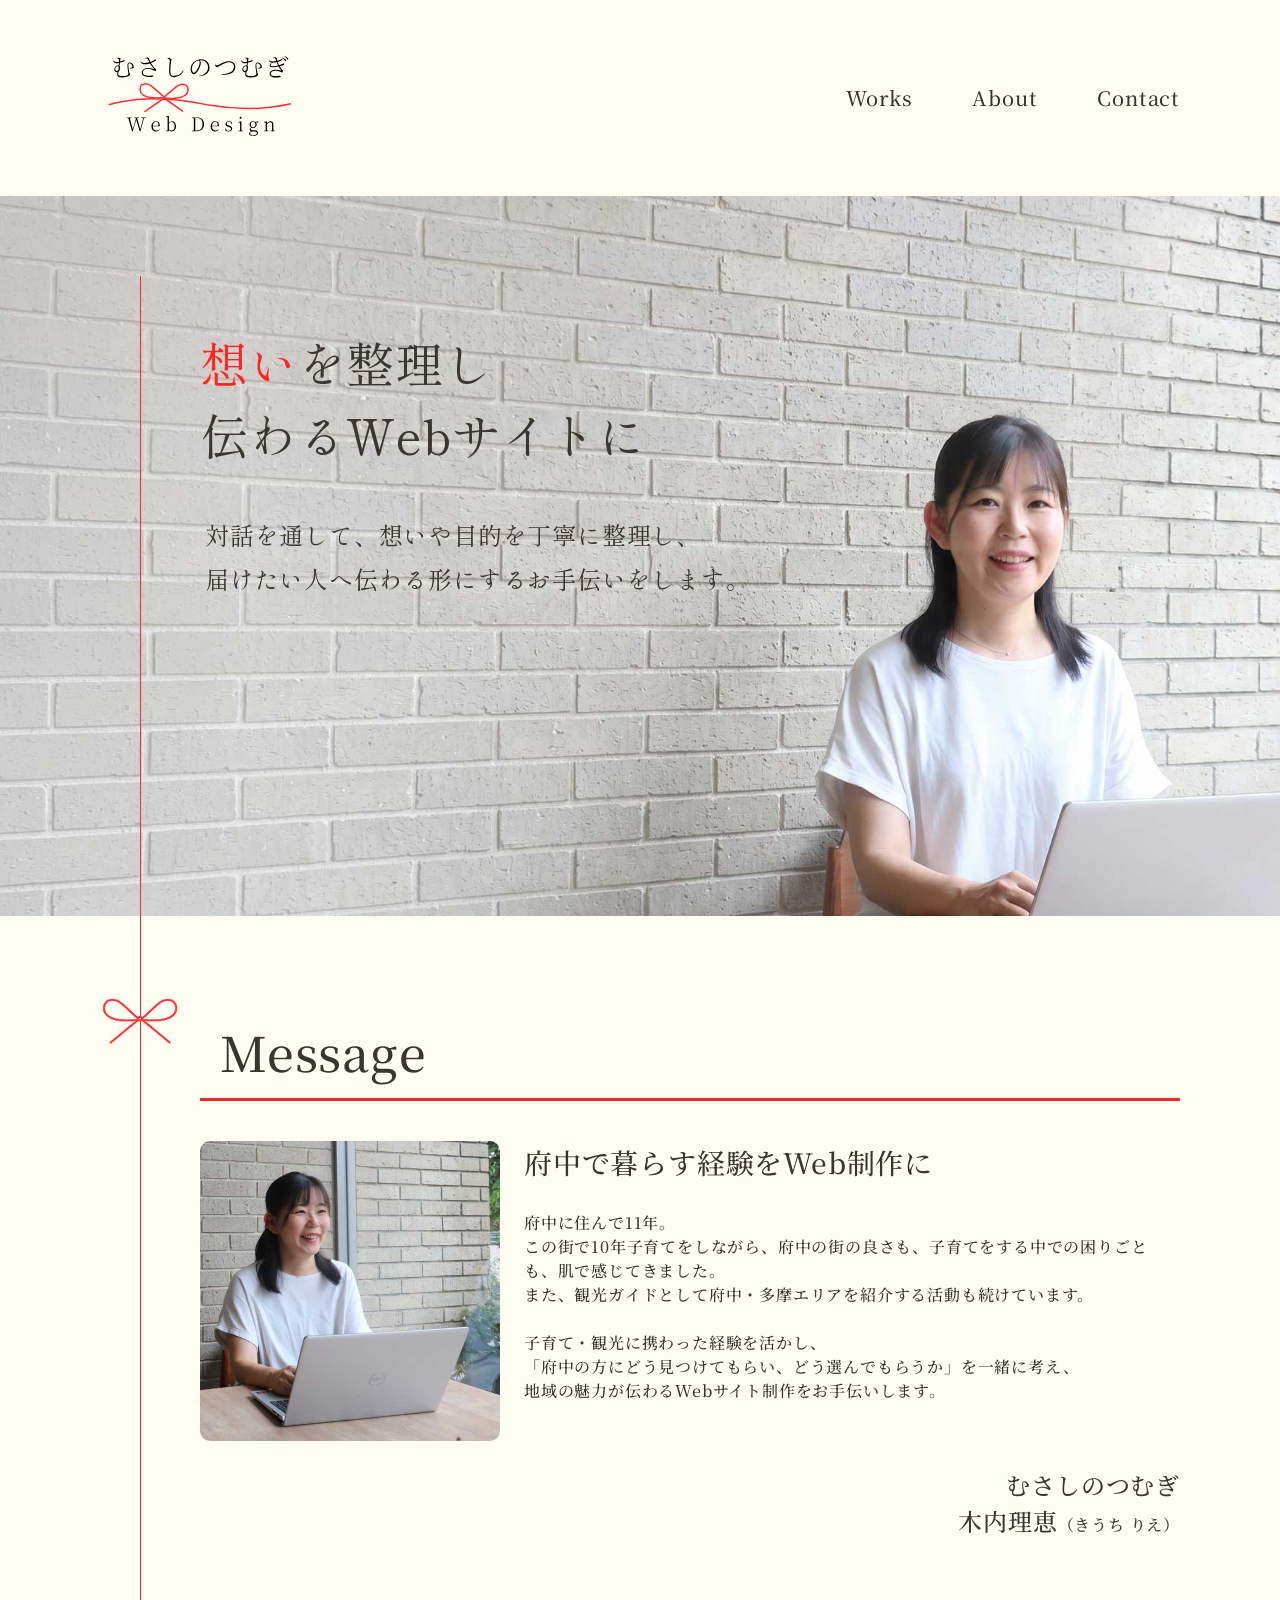
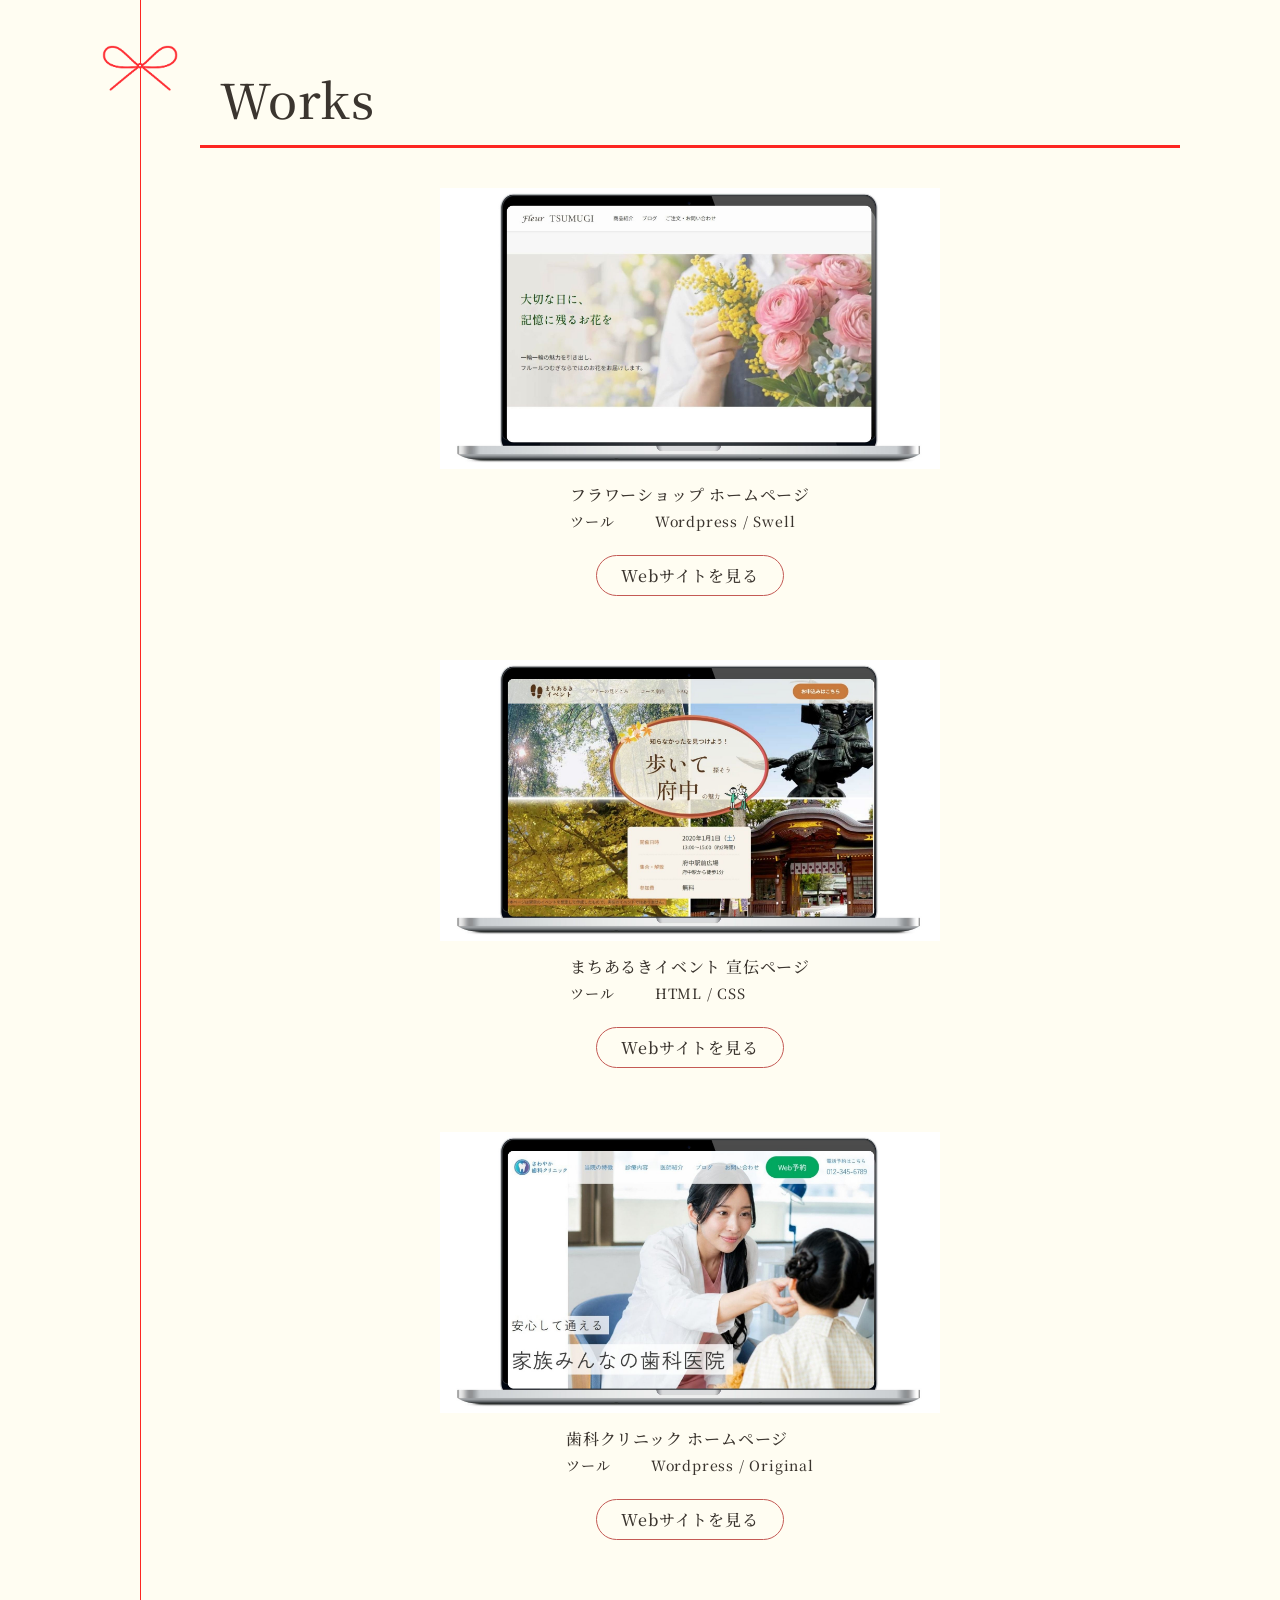
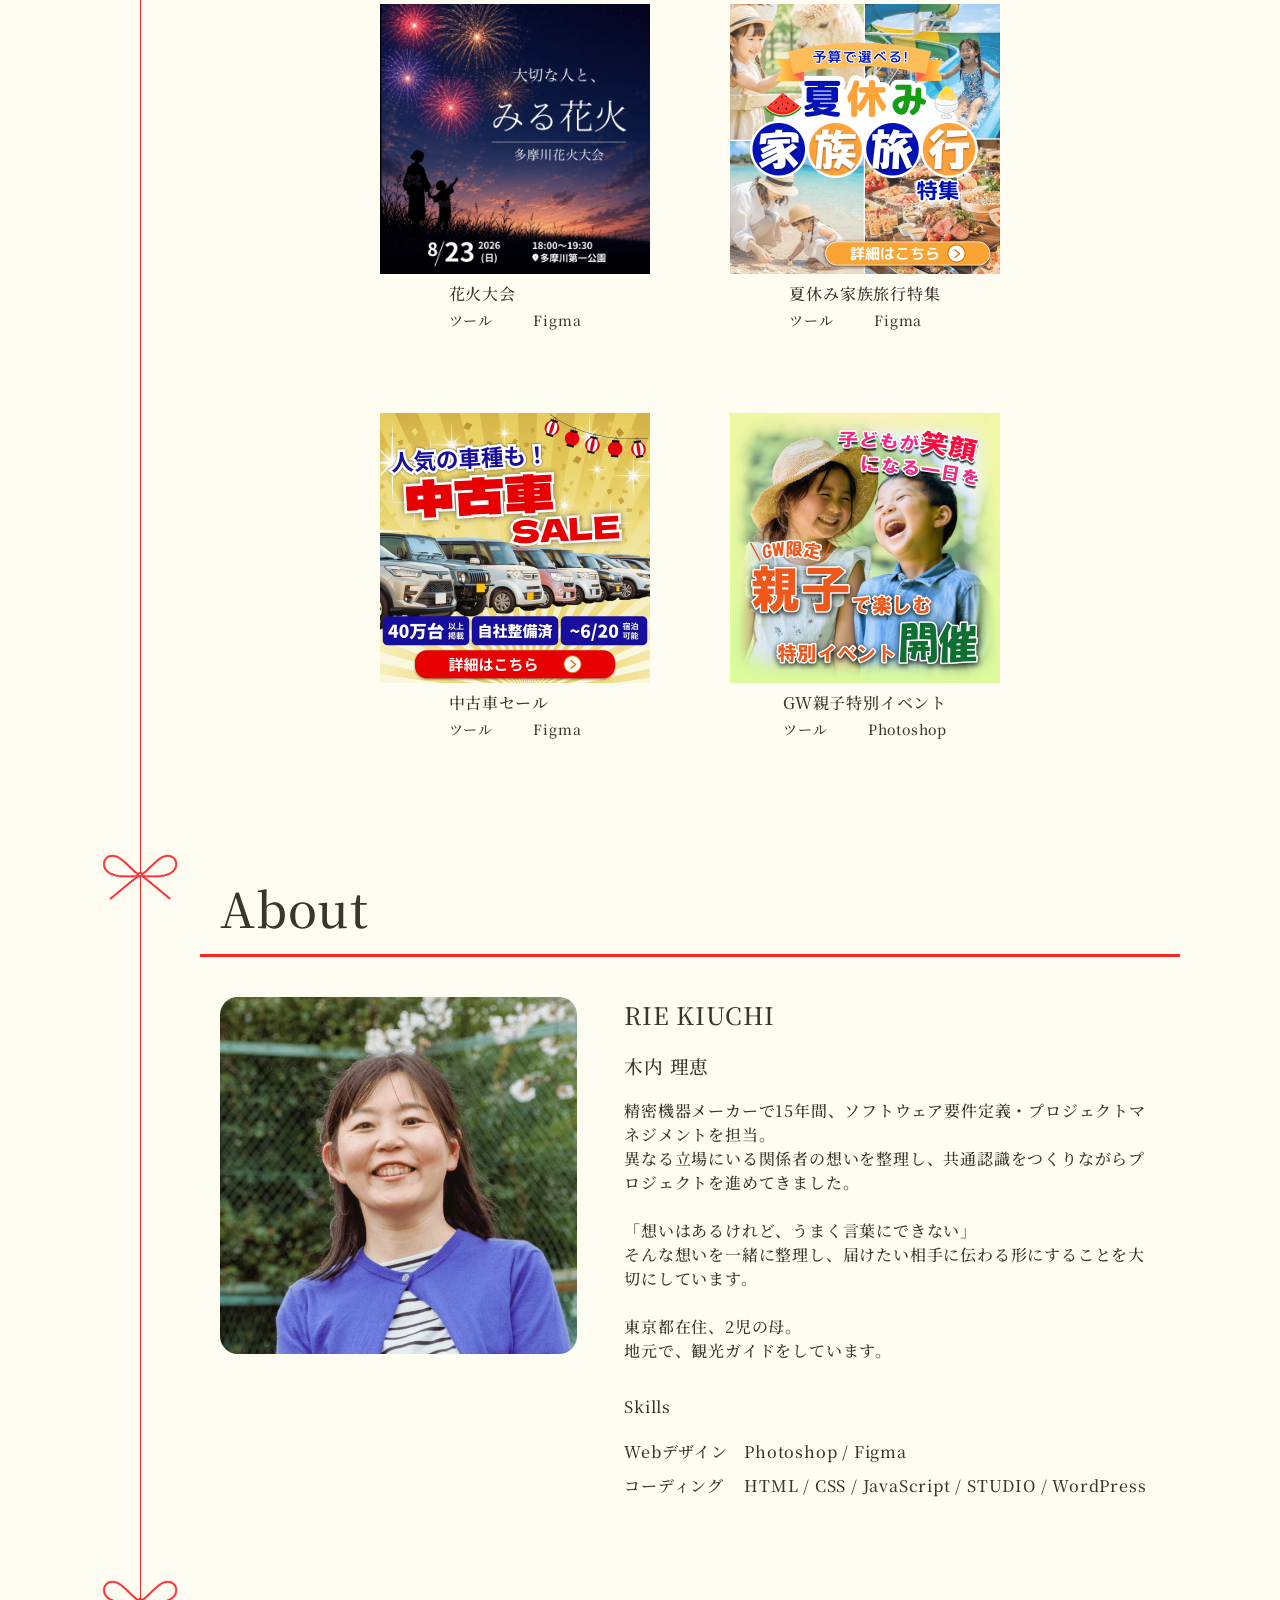
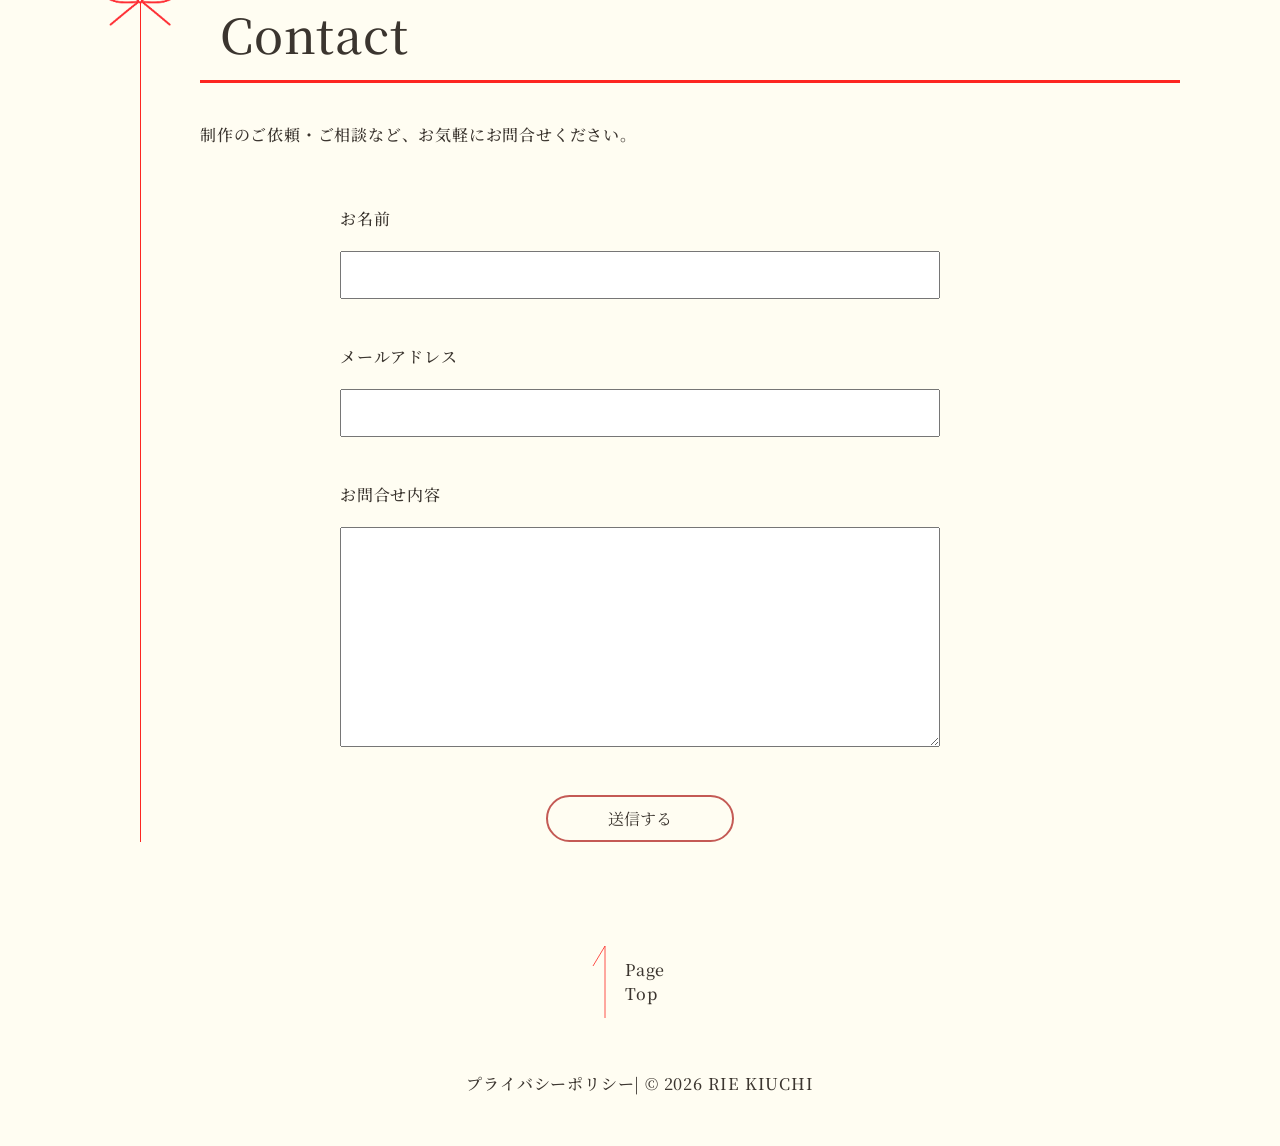
<file: index.html>
<!doctype html>
<html lang="ja">
  <head>
    <meta charset="UTF-8" />
    <meta
      name="description"
      content="府中・多摩エリアのWebサイト制作を承ります。「府中の方にどう見つけてもらい、どう選んでもらうか」を一緒に考え、地域の魅力が伝わるWebサイト制作をお手伝いします。"
    />
    <meta name="viewport" content="width=device-width, initial-scale=1.0" />
    <link rel="preconnect" href="https://fonts.googleapis.com" />
    <link rel="preconnect" href="https://fonts.gstatic.com" crossorigin />
    <link
      href="https://fonts.googleapis.com/css2?family=Noto+Serif+JP:wght@400;500&family=Shippori+Mincho&display=swap"
      rel="stylesheet"
    />
    <link rel="stylesheet" href="css/style.css" />
    <link rel="icon" href="img/favicon.png" />
    <title>
      府中・多摩エリアの小規模事業者向けWebサイト制作｜むさしのつむぎ
    </title>
  </head>
  <body>
    <!-- ヘッダー -->
    <header class="header">
      <!-- 名前 -->
      <div class="header-logo">
        <a href="index.html">
          <img
            class="header-logo-img"
            src="img/musashinotsumugi.svg"
            alt="むさしのつむぎロゴ"
          />
        </a>
      </div>

      <!-- ナビゲーション -->
      <nav id="navigation" class="global-nav">
        <ul>
          <li><a href="index.html#works">Works</a></li>
          <li><a href="index.html#about">About</a></li>
          <li><a href="index.html#contact">Contact</a></li>
        </ul>
      </nav>
      <button id="hamburger-button" class="hamburger" type="button">
        <span></span>
        <span></span>
        <span></span>
      </button>
    </header>

    <!-- 糸を含めた全体 糸の位置を決めるために、基準を決める -->
    <div class="page-wrapper">
      <!-- Main Visual -->
      <main>
        <article>
          <section id="main-visual" class="main-visual">
            <picture>
              <!-- 500px以下：スマホ用 -->
              <source media="(max-width: 500px)" srcset="img/hero-sp.jpg" />
              <!-- 767px以下：タブレット用 -->
              <source media="(max-width: 767px)" srcset="img/hero-tablet.jpg" />
              <!-- 768px以上：PC用 -->
              <img
                class="my-photo"
                src="img/Firefly-hero2expand_2.jpg"
                alt="自画像"
              />
            </picture>
            <div id="thread-line-top" class="thread-line-top"></div>
            <div class="main-message thread-content">
              <h1 class="main-text">
                <span>想い</span>を整理し<br />伝わるWebサイトに
              </h1>
              <h2 class="sub-text">
                対話を通して、想いや目的を丁寧に整理し、<br />
                届けたい人へ伝わる形にするお手伝いをします。
              </h2>
            </div>
          </section>

          <section id="my-message" class="thread-sections">
            <div class="thread-line"></div>
            <div class="thread-content">
              <div class="section-title-wrapper">
                <h2 class="section-title">Message</h2>
                <img class="ribbon-sp" src="img/ribbon2.png" alt="リボン" />
              </div>
              <img class="ribbon-pc" src="img/ribbon2.png" alt="リボン" />
              <div class="message-area">
                <div class="message-photo">
                  <img src="img/my-photo.jpg" alt="自己紹介写真" />
                </div>
                <div class="message-contents">
                  <h3 class="message-title">府中で暮らす経験をWeb制作に</h3>
                  <p>
                    府中に住んで11年。<br />
                    この街で10年子育てをしながら、府中の街の良さも、子育てをする中での困りごとも、肌で感じてきました。<br />
                    また、観光ガイドとして府中・多摩エリアを紹介する活動も続けています。<br />
                    <br />
                    子育て・観光に携わった経験を活かし、<br />
                    「府中の方にどう見つけてもらい、どう選んでもらうか」を一緒に考え、<br />
                    地域の魅力が伝わるWebサイト制作をお手伝いします。<br />
                  </p>
                </div>
                <div class="my-name">
                  <p>
                    むさしのつむぎ<br />
                    木内理恵<span class="my-name-s">（きうち りえ）</span>
                  </p>
                </div>
              </div>
            </div>
          </section>

          <section id="works" class="thread-sections">
            <div class="thread-line"></div>
            <div class="thread-content">
              <div class="section-title-wrapper">
                <h2 class="section-title">Works</h2>
                <img class="ribbon-sp" src="img/ribbon2.png" alt="リボン" />
              </div>
              <img class="ribbon-pc" src="img/ribbon2.png" alt="リボン" />

              <div class="card-area">
                <div class="cards-lp">
                  <img src="img/fleur_tsumugi_pc.jpg" alt="花屋フルールつむぎHP" />
                  <div class="card-text">
                    <div class="card-title">フラワーショップ ホームページ</div>
                    <div class="card-tool">
                      <span class="source">ツール</span>
                      <span class="tool-tag">Wordpress / Swell</span>
                    </div>
                  </div>
                  <div class="card-visit">
                    <a
                      class="card-visit-button"
                      href="https://musashino-tsumugi.com/fleur-tsumugi/"
                      >Webサイトを見る</a
                    >
                  </div>
                </div>
              </div>
              <div class="card-area">
                <div class="cards-lp">
                  <img src="img/fuchu-lp-pc.jpg" alt="まち歩きイベントLP" />
                  <div class="card-text">
                    <div class="card-title">まちあるきイベント 宣伝ページ</div>
                    <div class="card-tool">
                      <span class="source">ツール</span>
                      <span class="tool-tag">HTML / CSS</span>
                    </div>
                  </div>
                  <div class="card-visit">
                    <a
                      class="card-visit-button"
                      href="https://musashino-tsumugi.com/demo-fuchu-lp/"
                      >Webサイトを見る</a
                    >
                  </div>
                </div>
              </div>
              <div class="card-area">
                <div class="cards-lp">
                  <img src="img/clinic.jpg" alt="歯科クリニックHP" />
                  <div class="card-text">
                    <div class="card-title">歯科クリニック ホームページ</div>
                    <div class="card-tool">
                      <span class="source">ツール</span>
                      <span class="tool-tag">Wordpress / Original</span>
                    </div>
                  </div>
                  <div class="card-visit">
                    <a
                      class="card-visit-button"
                      href="https://musashino-tsumugi.com/dental-site/"
                      >Webサイトを見る</a
                    >
                  </div>
                </div>
              </div>

              <div class="card-area">
                <div class="cards-banner">
                  <img
                    src="img/14771_kiuchirie_01_fireworks.png"
                    alt="花火大会"
                  />
                  <div class="card-text">
                    <div class="card-title">花火大会</div>
                    <div class="card-tool">
                      <span class="source">ツール</span>
                      <span class="tool-tag">Figma</span>
                    </div>
                  </div>
                </div>
                <div class="cards-banner">
                  <img src="img/14771_kiuchirie_01.png" alt="夏休み家族旅行" />
                  <div class="card-text">
                    <div class="card-title">夏休み家族旅行特集</div>
                    <div class="card-tool">
                      <span class="source">ツール</span>
                      <span class="tool-tag">Figma</span>
                    </div>
                  </div>
                </div>
                <div class="cards-banner">
                  <img src="img/14771_kiuchirie_02.png" alt="中古車セール" />
                  <div class="card-text">
                    <div class="card-title">中古車セール</div>
                    <div class="card-tool">
                      <span class="source">ツール</span>
                      <span class="tool-tag">Figma</span>
                    </div>
                  </div>
                </div>
                <div class="cards-banner">
                  <img
                    src="img/BW_banner_yellow_r2.png"
                    alt="GW親子特別イベント"
                  />
                  <div class="card-text">
                    <div class="card-title">GW親子特別イベント</div>
                    <div class="card-tool">
                      <span class="source">ツール</span>
                      <span class="tool-tag">Photoshop</span>
                    </div>
                  </div>
                </div>
              </div>
            </div>
          </section>

          <section id="about" class="thread-sections">
            <div class="thread-line"></div>
            <div class="thread-content">
              <div class="section-title-wrapper">
                <h2 class="section-title">About</h2>
                <img class="ribbon-sp" src="img/ribbon2.png" alt="リボン" />
              </div>
              <img class="ribbon-pc" src="img/ribbon2.png" alt="リボン" />
              <div class="about-container">
                <div class="about-img">
                  <img
                    class="about-photo"
                    src="img/my-photo-about.jpg"
                    alt="自分の写真"
                  />
                </div>
                <div class="about-text">
                  <h2>RIE KIUCHI</h2>
                  <h3>木内 理恵</h3>
                  <p class="about-text-content">
                    精密機器メーカーで15年間、ソフトウェア要件定義・プロジェクトマネジメントを担当。<br />
                    異なる立場にいる関係者の想いを整理し、共通認識をつくりながらプロジェクトを進めてきました。<br />
                    <br />
                    「想いはあるけれど、うまく言葉にできない」<br />
                    そんな想いを一緒に整理し、届けたい相手に伝わる形にすることを大切にしています。<br />
                    <br />
                    東京都在住、2児の母。<br />
                    地元で、観光ガイドをしています。<br />
                  </p>
                  <h4>Skills</h4>
                  <div class="skill-grid">
                    <div>Webデザイン</div>
                    <div>Photoshop / Figma</div>

                    <div>コーディング</div>
                    <div>HTML / CSS / JavaScript / STUDIO / WordPress</div>
                  </div>
                </div>
              </div>
            </div>
          </section>

          <section id="contact" class="thread-sections">
            <div class="thread-line thread-line--short"></div>
            <div class="thread-content">
              <div class="section-title-wrapper">
                <h2 class="section-title">Contact</h2>
                <img class="ribbon-sp" src="img/ribbon2.png" alt="リボン" />
              </div>
              <img class="ribbon-pc" src="img/ribbon2.png" alt="リボン" />
              <p>制作のご依頼・ご相談など、お気軽にお問合せください。</p>
            </div>

            <!-- 以下、コンタクトフォームのサーバー部分が実装されるまでの仮実装 -->
            <!-- <p>rie.kiuchi.studio@gmail.com</p> -->

            <form id="contact-form" action="send.php" method="post">
              <!-- スパム対策 -->
              <div class="honeypot" aria-hidden="true">
                <label for="website">Website</label>
                <input
                  type="text"
                  name="website"
                  id="website"
                  tabindex="-1"
                  autocomplete="off"
                />
              </div>

              <div class="contact-table">
                <div class="form-row first-row">
                  <div class="table-title">
                    <label for="yourname">お名前</label>
                  </div>
                  <div class="table-input">
                    <input
                      type="text"
                      name="yourname"
                      id="yourname"
                      class="form-input"
                    />
                    <p class="error-message"></p>
                  </div>
                </div>
                <div class="form-row">
                  <div class="table-title">
                    <label for="email">メールアドレス</label>
                  </div>
                  <div class="table-input">
                    <input
                      type="email"
                      name="email"
                      id="email"
                      class="form-input"
                    />
                    <p class="error-message"></p>
                  </div>
                </div>
                <div class="form-row">
                  <div class="table-title">
                    <label for="message">お問合せ内容</label>
                  </div>
                  <div class="table-input">
                    <textarea
                      name="message"
                      id="message"
                      class="form-textarea"
                    ></textarea>
                    <p class="error-message"></p>
                  </div>
                </div>
              </div>
              <input
                type="submit"
                value="送信する"
                id="send-button"
                class="button-design"
              />
            </form>
          </section>
        </article>
      </main>
    </div>
    <footer>
      <a href="#" class="pagetop">
        <img class="arrow" src="img/page-top.svg" alt="arrow" />
        <div class="pagetop-text">Page Top</div>
      </a>
      <div class="copyright">
        <a href="privacy/index.html" class="privacy">プライバシーポリシー|</a>
        <span>&copy; 2026 RIE KIUCHI</span>
      </div>
    </footer>
    <script src="js/top.js"></script>
  </body>
</html>
</file>
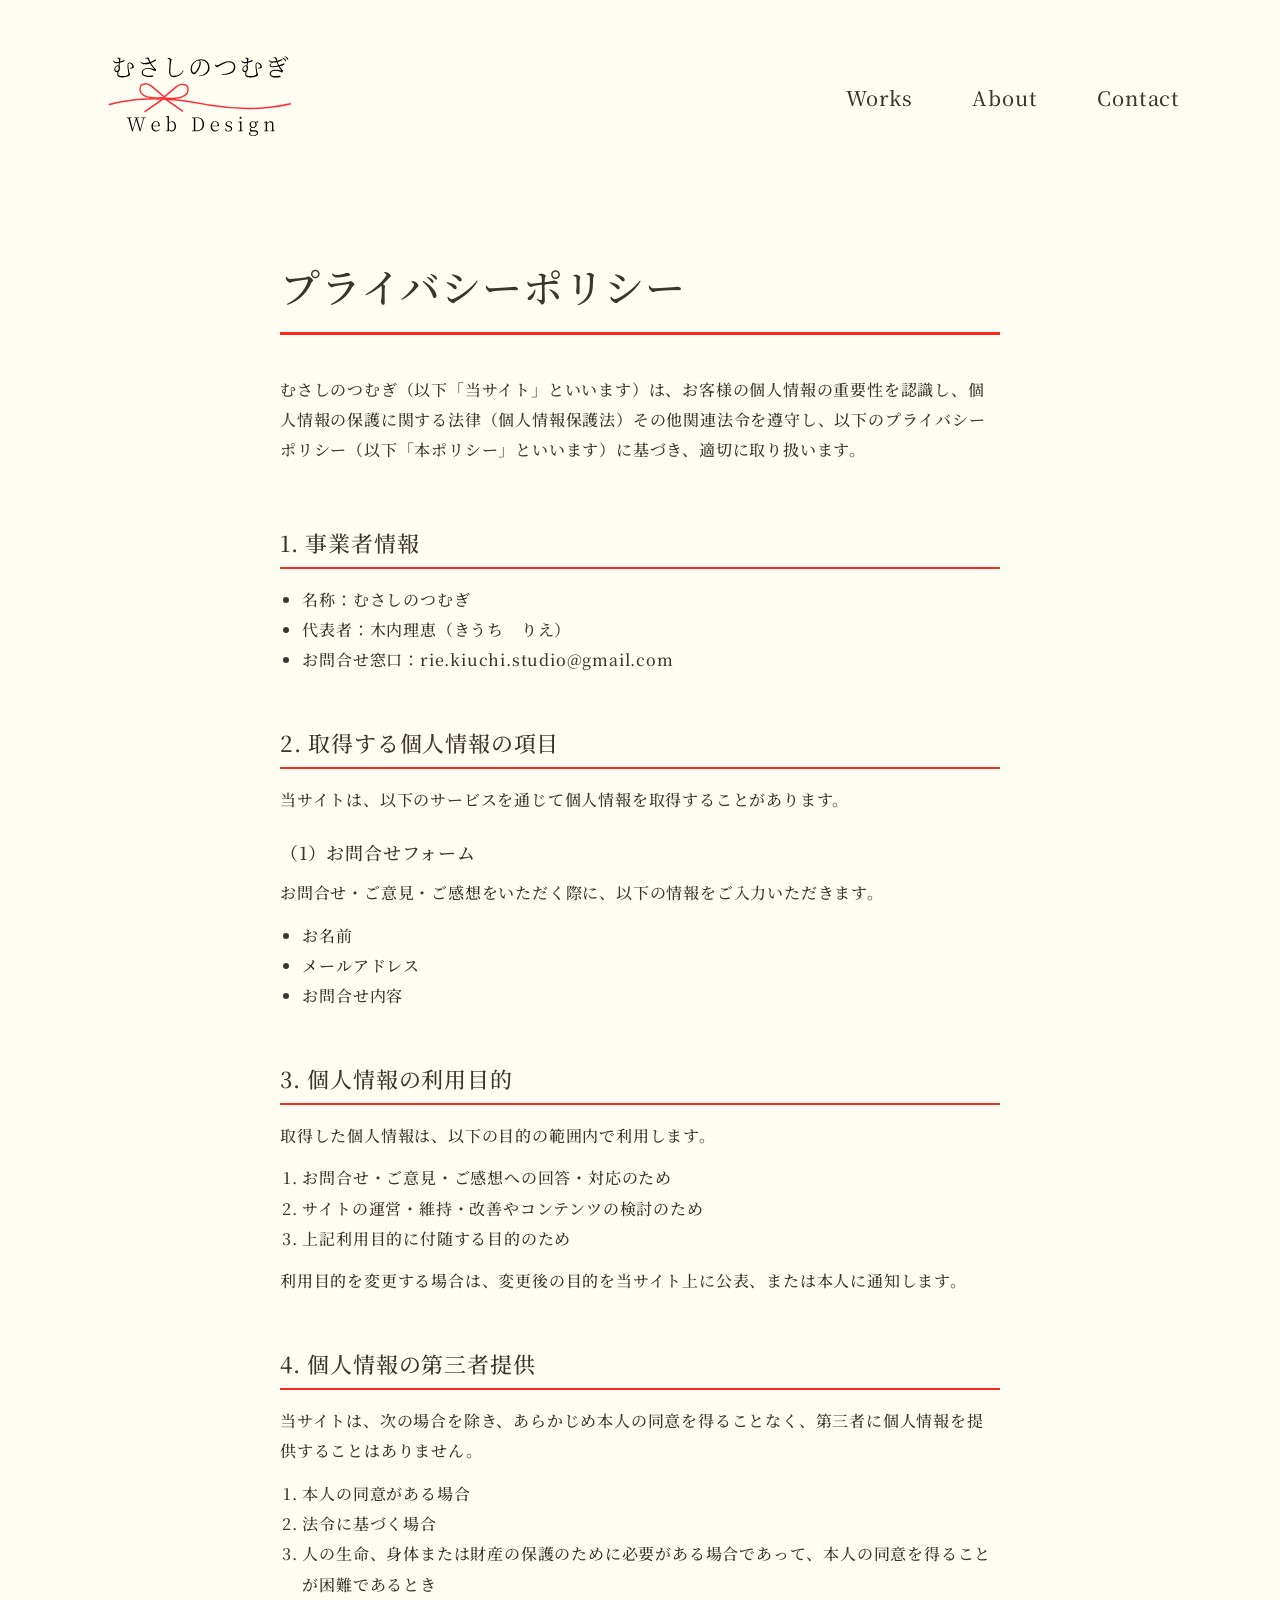
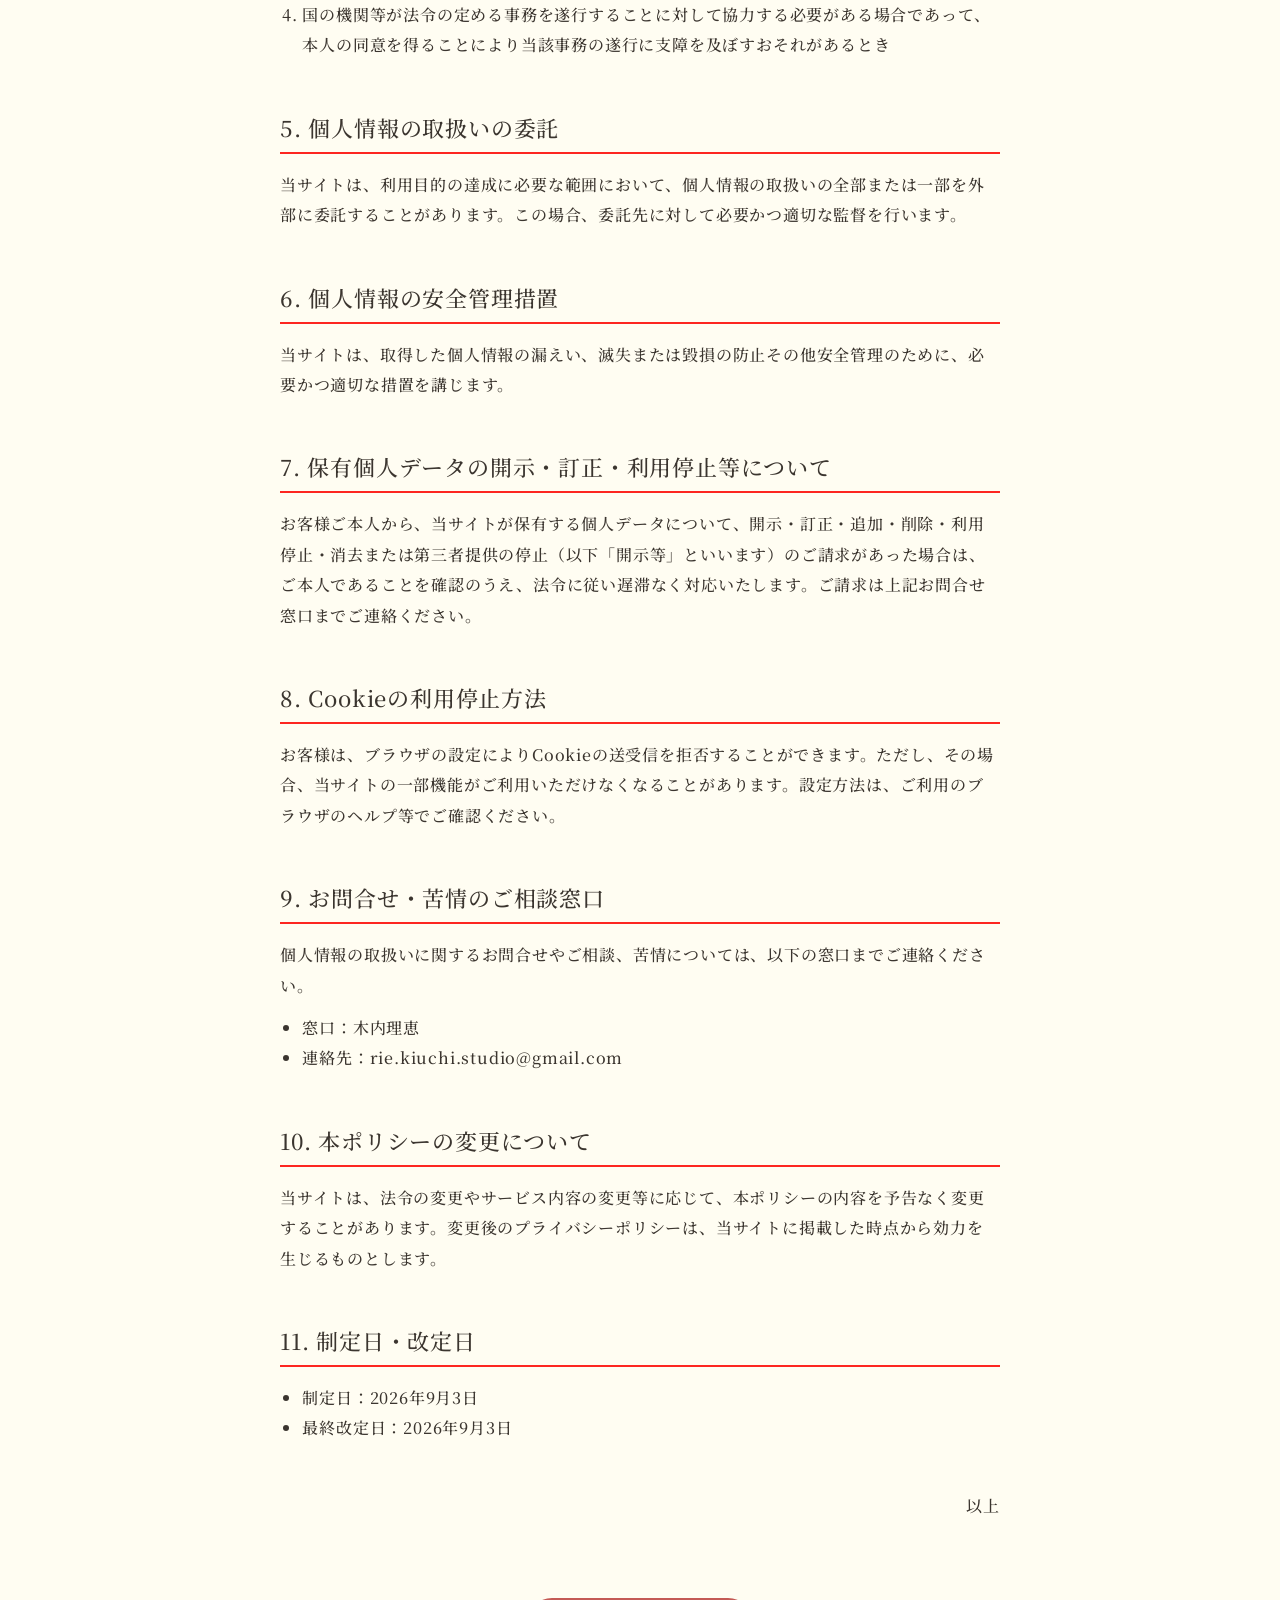
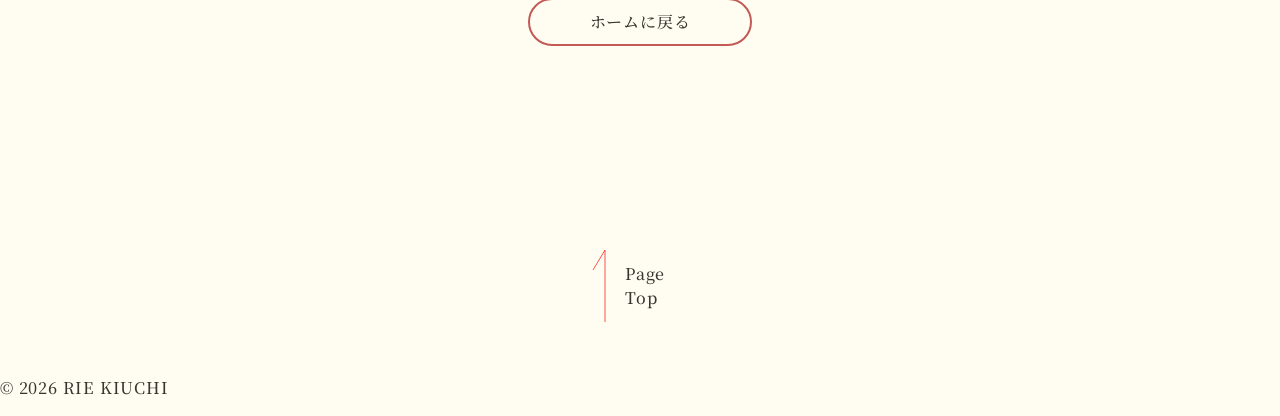
<file: privacy/index.html>
<!doctype html>
<html lang="ja">
  <head>
    <meta charset="UTF-8" />
    <meta name="viewport" content="width=device-width, initial-scale=1.0" />
    <link rel="preconnect" href="https://fonts.googleapis.com" />
    <link rel="preconnect" href="https://fonts.gstatic.com" crossorigin />
    <link
      href="https://fonts.googleapis.com/css2?family=Noto+Serif+JP:wght@400;500&display=swap"
      rel="stylesheet"
    />
    <link rel="stylesheet" href="../css/style.css" />
    <link rel="icon" href="../img/favicon.png" />
    <title>プライバシーポリシー｜むさしのつむぎ</title>
  </head>
  <body class="policy-page">
    <!-- ヘッダー -->
    <header class="header">
      <!-- 名前 -->
      <div class="header-logo">
        <a href="../index.html">
          <img class="header-logo-img" src="../img/musashinotsumugi.svg" alt="むさしのつむぎロゴ" />
        </a>
      </div>

      <!-- ナビゲーション -->
      <nav id="navigation" class="global-nav">
        <ul>
          <li><a href="../index.html#works">Works</a></li>
          <li><a href="../index.html#about">About</a></li>
          <li><a href="../index.html#contact">Contact</a></li>
        </ul>
      </nav>
      <button id="hamburger-button" class="hamburger" type="button">
        <span></span>
        <span></span>
        <span></span>
      </button>
    </header>

    <main class="policy-content">
      <h1 class="policy-title">プライバシーポリシー</h1>

      <p class="policy-lead">
        むさしのつむぎ（以下「当サイト」といいます）は、お客様の個人情報の重要性を認識し、個人情報の保護に関する法律（個人情報保護法）その他関連法令を遵守し、以下のプライバシーポリシー（以下「本ポリシー」といいます）に基づき、適切に取り扱います。
      </p>

      <section class="policy-section">
        <h2 class="policy-heading">1. 事業者情報</h2>
        <ul>
          <li>名称：むさしのつむぎ</li>
          <li>代表者：木内理恵（きうち　りえ）</li>
          <li>お問合せ窓口：rie.kiuchi.studio@gmail.com</li>
        </ul>
      </section>

      <section class="policy-section">
        <h2 class="policy-heading">2. 取得する個人情報の項目</h2>
        <p>当サイトは、以下のサービスを通じて個人情報を取得することがあります。</p>
        <h3 class="policy-subheading">（1）お問合せフォーム</h3>
        <p>お問合せ・ご意見・ご感想をいただく際に、以下の情報をご入力いただきます。</p>
        <ul>
          <li>お名前</li>
          <li>メールアドレス</li>
          <li>お問合せ内容</li>
        </ul>
      </section>

      <section class="policy-section">
        <h2 class="policy-heading">3. 個人情報の利用目的</h2>
        <p>取得した個人情報は、以下の目的の範囲内で利用します。</p>
        <ol>
          <li>お問合せ・ご意見・ご感想への回答・対応のため</li>
          <li>サイトの運営・維持・改善やコンテンツの検討のため</li>
          <li>上記利用目的に付随する目的のため</li>
        </ol>
        <p>利用目的を変更する場合は、変更後の目的を当サイト上に公表、または本人に通知します。</p>
      </section>

      <section class="policy-section">
        <h2 class="policy-heading">4. 個人情報の第三者提供</h2>
        <p>当サイトは、次の場合を除き、あらかじめ本人の同意を得ることなく、第三者に個人情報を提供することはありません。</p>
        <ol>
          <li>本人の同意がある場合</li>
          <li>法令に基づく場合</li>
          <li>人の生命、身体または財産の保護のために必要がある場合であって、本人の同意を得ることが困難であるとき</li>
          <li>国の機関等が法令の定める事務を遂行することに対して協力する必要がある場合であって、本人の同意を得ることにより当該事務の遂行に支障を及ぼすおそれがあるとき</li>
        </ol>
      </section>

      <section class="policy-section">
        <h2 class="policy-heading">5. 個人情報の取扱いの委託</h2>
        <p>
          当サイトは、利用目的の達成に必要な範囲において、個人情報の取扱いの全部または一部を外部に委託することがあります。この場合、委託先に対して必要かつ適切な監督を行います。
        </p>
      </section>

      <section class="policy-section">
        <h2 class="policy-heading">6. 個人情報の安全管理措置</h2>
        <p>
          当サイトは、取得した個人情報の漏えい、滅失または毀損の防止その他安全管理のために、必要かつ適切な措置を講じます。
        </p>
      </section>

      <section class="policy-section">
        <h2 class="policy-heading">7. 保有個人データの開示・訂正・利用停止等について</h2>
        <p>
          お客様ご本人から、当サイトが保有する個人データについて、開示・訂正・追加・削除・利用停止・消去または第三者提供の停止（以下「開示等」といいます）のご請求があった場合は、ご本人であることを確認のうえ、法令に従い遅滞なく対応いたします。ご請求は上記お問合せ窓口までご連絡ください。
        </p>
      </section>

      <section class="policy-section">
        <h2 class="policy-heading">8. Cookieの利用停止方法</h2>
        <p>
          お客様は、ブラウザの設定によりCookieの送受信を拒否することができます。ただし、その場合、当サイトの一部機能がご利用いただけなくなることがあります。設定方法は、ご利用のブラウザのヘルプ等でご確認ください。
        </p>
      </section>

      <section class="policy-section">
        <h2 class="policy-heading">9. お問合せ・苦情のご相談窓口</h2>
        <p>個人情報の取扱いに関するお問合せやご相談、苦情については、以下の窓口までご連絡ください。</p>
        <ul>
          <li>窓口：木内理恵</li>
          <li>連絡先：rie.kiuchi.studio@gmail.com</li>
        </ul>
      </section>

      <section class="policy-section">
        <h2 class="policy-heading">10. 本ポリシーの変更について</h2>
        <p>
          当サイトは、法令の変更やサービス内容の変更等に応じて、本ポリシーの内容を予告なく変更することがあります。変更後のプライバシーポリシーは、当サイトに掲載した時点から効力を生じるものとします。
        </p>
      </section>

      <section class="policy-section">
        <h2 class="policy-heading">11. 制定日・改定日</h2>
        <ul>
          <li>制定日：2026年9月3日</li>
          <li>最終改定日：2026年9月3日</li>
        </ul>
      </section>

      <p class="policy-end">以上</p>
      <a href="../index.html" class="button-design">ホームに戻る</a>
    </main>

    <footer>
      <a href="#" class="pagetop">
        <img class="arrow" src="../img/page-top.svg" alt="arrow" />
        <div class="pagetop-text">Page Top</div>
      </a>
      <div>
        <p id="copyright">&copy; 2026 RIE KIUCHI</p>
      </div>
    </footer>

    <script src="../js/top.js"></script>
  </body>
</html>
</file>
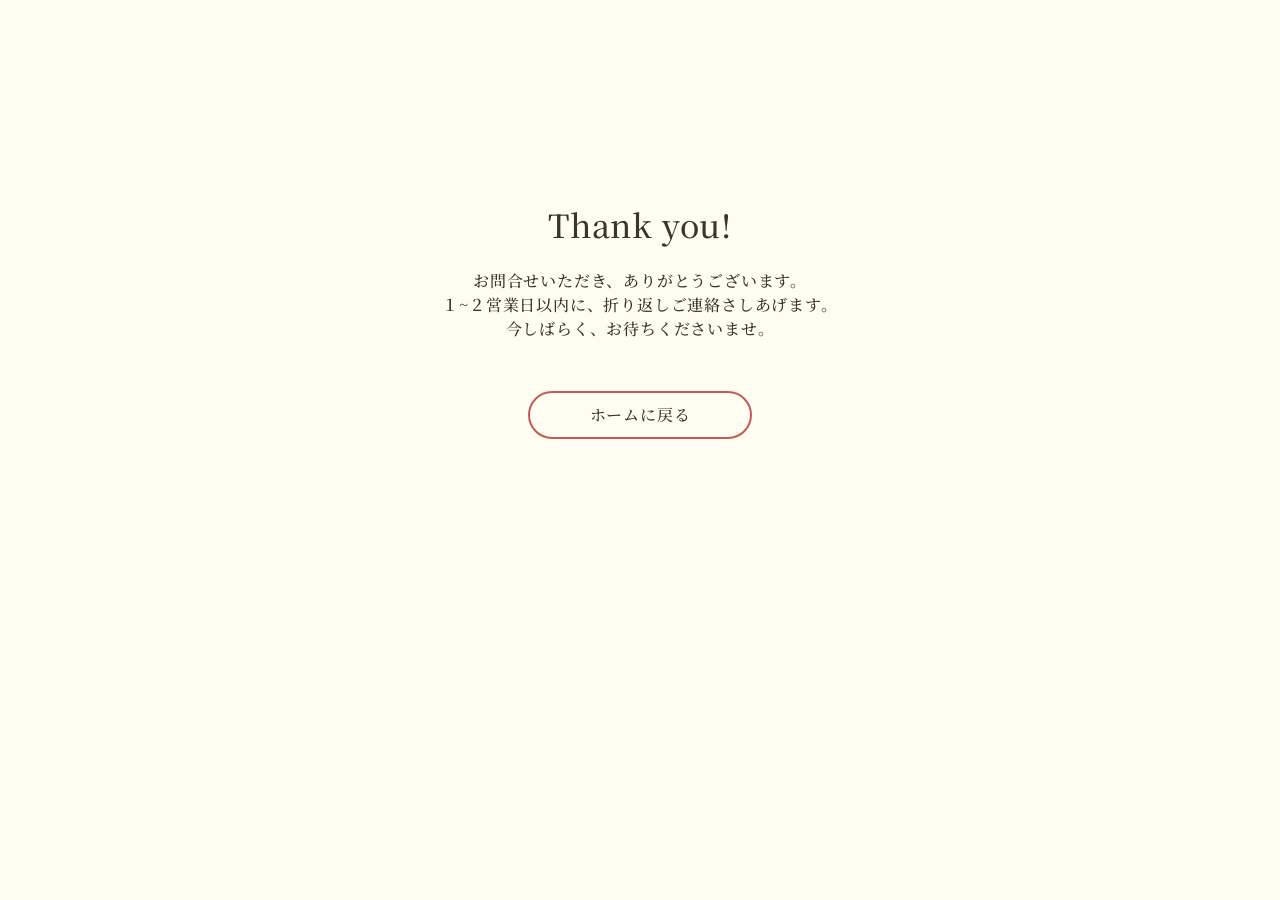
<file: thankyou/index.html>
<!doctype html>
<html lang="ja">
  <head>
    <meta charset="UTF-8" />
    <meta name="viewport" content="width=device-width, initial-scale=1.0" />
    <link rel="preconnect" href="https://fonts.googleapis.com" />
    <link rel="preconnect" href="https://fonts.gstatic.com" crossorigin />
    <link
      href="https://fonts.googleapis.com/css2?family=Noto+Serif+JP:wght@400;500&display=swap"
      rel="stylesheet"
    />
    <link rel="stylesheet" href="../css/style.css" />
    <title>Thank You!</title>
  </head>
  <body>
    <div class="thankyou">
      <h1>Thank you!</h1>
      <p class="contents">
        お問合せいただき、ありがとうございます。<br />
        １~２営業日以内に、折り返しご連絡さしあげます。<br />
        今しばらく、お待ちくださいませ。<br />
      </p>
      <a href="../index.html" class="button-design">ホームに戻る</a>
    </div>
  </body>
</html>
</file>
<file: css/style.css>
:root {
  --body-color: #FFFDF2;
  --ribbon-color: #FD2621;
  --button-color: #C45A55;
  --text-color: #3B352F;
  --font-body: "Noto Serif JP", "Yu Mincho", serif;
  --font-display: "Shippori Mincho", "Yu Mincho", serif; /* FV用 */
  --fontsize-button: 16px;
  --thread-space: 100px;
  --thread-left: 40px;
}

* {
    box-sizing: border-box;
}

html {
    scroll-behavior: smooth;
}

h1, h2, h3, h4 {
    font-weight: 500;
}

body {
    color: var(--text-color);
    margin:0 auto;
    font-family: var(--font-body);
    font-weight: 500;
    line-height: 1.5;
    letter-spacing: 0.05em;
    background-color: var(--body-color);
}

a {
    text-decoration: none;
    color: var(--text-color);
}

a:hover,
.button-design:hover { /* inputの送信ボタンはaではないので併記 */
    opacity: 0.5;
}

.section-title {
    font-size: 48px;
    text-align: left;
    margin-top: 100px;
    margin-bottom: 40px;
    padding: 0 0 10px 20px;
    border-bottom: solid 3px var(--ribbon-color);
}

.ribbon-pc {
    position: absolute;
    left: 0px;
    top: -20px;
    width: 80px;
    height: 50px;
    z-index: 5;
    opacity: 0;
    transition: opacity 1s ease;
}

.ribbon-pc.scroll {
    opacity: 1;
}

.ribbon-sp {
    display: none;
}

/* .ribbon-pc(position: absolute)の基準にするため、
   セクション共通で position: relative を持たせる */
.thread-sections {
    position: relative;
    scroll-margin-top: 40px;
}

/* 糸のレーン分、左側を空ける共通クラス。
   各セクションの中身をまとめて1つのdivで囲み、そのdivにだけ付ける。
   margin-leftなのは、中の要素が別途 padding-left を持っていても競合しないようにするため */
.thread-content {
    margin-left: var(--thread-space);
}

/* 糸含む全体 */
.page-wrapper {
    position: relative;
    max-width: 1080px;
    margin: 0 auto;
}

/* 糸 */

/* メインセクションの糸 */
.thread-line-top {
    position: absolute;
    top: 80px;
    left: var(--thread-left);
    width: 1px;
    height: calc(100% + 20px);
    background-color: var(--ribbon-color);
    z-index: 5;
    /* 糸の動き */
    transform: scaleY(0);
    transform-origin: top;
    transition: transform 1.5s ease 0.5s;
}

.thread-line-top.scroll {
    transform: scaleY(1);
}

/* 他セクションの糸 */
.thread-line {
    position: absolute;
    left: var(--thread-left);
    width: 1px;
    height: calc(100% + 100px);
    background-color: var(--ribbon-color);
    z-index: 5;
    transform: scaleY(0);
    transform-origin: top;
    transition: transform 2.5s ease 0.5s;
}

.thread-line.scroll {
    transform: scaleY(1);
}

/* 最後のセクションのみ糸を短く */
.thread-line--short {
    height: 100%;
}

/* ナビゲーション */
.hamburger {
    display: none;
}

.header{
    max-width: 1700px;
    margin: 50px auto;
    display: flex;
    justify-content: space-between;
    align-items: center;
    padding: 0 100px;
}

.header-logo {
    width: 200px;
}

.header-logo-img {
    width: 100%;
}

.global-nav ul {
    font-size: 20px;
    display: flex;
    padding-left: 0;
    column-gap: 60px;
}

.global-nav li {
    list-style: none;
}

/* Main Visual */
.main-visual {
    position: relative;
    height: clamp(600px, 80vh, 750px);
}

.main-message {
    width: 60%;
}

.main-text {
    position: relative;
    font-size: 48px;
    z-index: 12;
    margin: 0;
    padding: 130px 0 0 0;
    font-family: var(--font-display);
    font-weight: 400; /* Shippori Minchoは400が最細 */
}

.main-text > span {
    color: var(--ribbon-color);
}

.sub-text{
    position: relative;
    padding: 24px 0 0 5px;
    z-index: 11;
    font-size: 24px;
    font-family: var(--font-display);
    font-weight: 400;
    line-height: 1.8;
}

.my-photo {
    /* ヒーローエリアの画像は、pagewrapper=1080pxより左右200pxずつ大きめに表示する */
    position: absolute;
    left: -200px;
    width: calc(100% + 400px);
    height: 100%;
    object-fit: cover;
    object-position: right center;
    z-index: 1;
}

/* Message */
.message-area {
    display: grid;
    grid-template-columns: 300px 1fr;
    grid-template-areas:
        "photo contents"
        "photo name";
    align-items: start; /* 中央揃えだと文章量で写真の上端がずれるため上揃え */
    gap: 24px;
}

.message-photo {
    grid-area: photo;
    width: 300px;
}

.message-photo img {
    width: 100%;
    border-radius: 10px;
}

.message-contents {
    grid-area: contents;
}

.message-title {
    font-size: 28px;
    margin-top: 0; /* h3標準の上余白を消し、赤線下の余白をセクション間でそろえる */
}

.my-name {
    text-align: right;
    font-size: 24px;
}

.my-name-s {
    font-size: 16px;
}

/* Works */

.works-title{
    font-size: 24px;
    text-align: center;
}

.card-area {
    display: flex;
    flex-wrap: wrap;
    justify-content: center;
    gap: 50px 50px;
    margin-bottom: 40px;
}

.card-text {
    width: fit-content;
    margin-inline: auto;
    margin-top: 8px;
}

.card-title {
    margin-bottom: 4px;
}

.cards-lp{
    width: 500px;
}

.cards-banner{
    width: 300px;
}

.cards-lp > img {
    width: 100%;
}

.cards-banner > img {
    display: block;
    margin-inline: auto;
    width: 90%;
}

.card-tool {
    margin-bottom: 32px;
    font-size: 14px;
}

.source {
    display: inline-block;
    width: 80px;
}

.card-visit {
    text-align: center;
    margin-bottom: 32px;
}

.card-visit-button {
    font-size: var(--fontsize-button);
    padding: 8px 24px;
    border: 1px solid var(--button-color);
    border-radius: 30px;
    /*
        border-top: 1px solid var(--button-color);
    border-bottom: 1px solid var(--button-color);
    */

}

/* About */

.about-container {
    display: flex;
    gap: 0 5%;
    padding: 0 20px;
}

.about-img {
    width: 40%;
}

.about-photo {
    width: 100%;
    border-radius: 5%;
}

.about-text {
    width: 60%;
}

.about-text > h2 {
    margin: 0;
}

.about-text-content {
    margin-bottom: 32px;
}

.skill-grid {
    display: grid;
    grid-template-columns: 120px 1fr;
    row-gap: 10px;
}

/* Contact */

.contact-table {
    width: 60%;
    max-width: 600px;
    margin: 40px auto 0;
}

.form-row {
    display: flex;
    flex-direction: column;
}

.table-title {
    padding: 20px 0 10px 0;
}

.table-input {
    padding: 10px 0;
}

.form-input {
    width: 100%;
    height: 48px;
}

.form-textarea {
    width: 100%;
    height: 220px;
}

.button-design {
    display: block;
    width: fit-content; /* input(置換要素)以外(a, buttonなど)でも幅を中身に合わせて中央揃えを効かせる */
    margin: 16px auto 0;
    border: 2px solid var(--button-color);
    color: var(--text-color);
    background-color: transparent;
    padding: 10px 60px;
    border-radius: 30px;
    cursor: pointer;
    font-size: var(--fontsize-button);
    font-family: inherit; /* inputは親のフォントを継承しないので明示する */
    text-decoration: none;
}

.error-message {
    color: var(--ribbon-color);
}

/* Footer */
.copyright {
    text-align: center;
    margin: 0 0 50px 0;
}

.pagetop {
    display: flex;
    align-items: center;
    height: 80px;
    width: 110px;
    margin: 100px auto 50px auto;
}

.arrow {
    height: 100%;
}

/* Privacy Policy */
.policy-content {
    max-width: 800px;
    margin: 0 auto;
    padding: 60px 40px 100px;
}

.policy-title {
    font-size: 40px;
    margin: 0 0 40px;
    padding-bottom: 16px;
    border-bottom: solid 3px var(--ribbon-color);
}

.policy-lead {
    line-height: 1.9;
    margin-bottom: 60px;
}

.policy-section {
    margin-bottom: 50px;
}

.policy-heading {
    font-size: 22px;
    margin: 0 0 16px;
    padding-bottom: 8px;
    border-bottom: solid 2px var(--ribbon-color);
}

.policy-subheading {
    font-size: 18px;
    margin: 24px 0 12px;
}

.policy-section p,
.policy-section ul,
.policy-section ol {
    line-height: 1.9;
    margin: 0 0 12px;
}

.policy-section ul,
.policy-section ol {
    padding-left: 1.4em;
}

.policy-end {
    text-align: right;
    margin: 0 0 80px;
}

/* Thank You */
.thankyou {
    width: 50%;
    margin: 200px auto 0 auto;
    text-align: center;
}

.thankyou .contents {
    margin: 10px 0 50px 0;
}

/* スパム対策 */
.honeypot {
  position: absolute;
  left: -9999px;
}

@media (max-width: 767px) {
    /* メニュー開いている間はスクロール禁止 */
    body.menu-open {
        overflow: hidden;
    }

    /* SPでは糸のレーンを使わないので、共通の左空けをリセット。
       代わりに全セクション共通で左右にpaddingを効かせる */
    .thread-content {
        margin-left: 0;
        padding: 0 40px;
    }

    /* ヘッダ */
    .header {
        margin: 20px auto;
        position: relative;
        padding: 0 20px;
    }

    .header-logo {
        width: 140px;
    }

    .global-nav {
        display: none; /* 閉じている間は要素そのものを消し、クリック/フォーカスとも当たらないようにする */
        position: fixed;
    }

    .global-nav.is-opened {
        display: block;
        width: 100vw;
        height: 100vh;
        top: 0px;
        background-color: rgb(100, 100, 100, 0.8) ;
        z-index: 20;
    }

    .global-nav ul {
        flex-direction: column;
        align-items: center;
        gap: 50px;
        width: 80vw;
        height: 100vh;
        margin: 0;
        padding-top: 100px;
        border-radius: 0 10px 10px 0;
        background-color: var(--body-color);
        transform: translateX(-80vw);
        transition: 0.5s;
    }

    .global-nav.is-opened ul {
        transform: translateX(0);
    }

    .hamburger {
        display: flex;
        flex-direction: column;
        justify-content: space-between;
        gap: 10px;
        color: var(--ribbon-color);
        border: none;
        background-color: transparent;
        cursor: pointer;
        margin-right: 20px;
        z-index: 30;
    }

    .hamburger span {
        width: 30px;
        height: 2px;
        background-color: var(--ribbon-color);
        transition: 0.3s;
    }

    .hamburger.is-opened span:nth-of-type(1){
        transform: translateY(12px) rotate(45deg);
    }

    .hamburger.is-opened span:nth-of-type(2){
        opacity: 0;
    }

    .hamburger.is-opened span:nth-of-type(3){
        transform: translateY(-12px) rotate(-45deg);
    }

    /* 各セクションのタイトル */
    .section-title-wrapper {
        position: relative;
    }

    .section-title {
        font-size: 24px;
        margin: 50px 0 20px 0; /* 左右の余白は共通の.thread-contentのpaddingに任せる */
        padding: 0 0 6px 0;
        text-align: center;
        border-bottom: solid 1px var(--ribbon-color);
    }

    .ribbon-sp {
        display: block;
        position: absolute;
        left: -20px;
        top: 30px;
        width: 40px;
        height: 25px;
        z-index: 5;
    }

    /* Main Visual */
    .main-message {
        width: 100%;
        padding-left: 60px;
    }

    .main-text {
        font-size: 32px;
    }

    .sub-text {
        font-size: 14px;
    }

    .my-photo {
        left: 0;
        width: 100%;
    }

    /* 糸 */
    .thread-line {
        display: none;
    }

    .thread-line-top {
        height: 350px;
    }

    /* SP側のリボンは、Section titleを親とする*/
    .ribbon-pc {
        display: none;
    }

    /* Message */
    .message-area {
        grid-template-columns: 1fr;
        grid-template-areas:
            "contents"
            "photo"
            "name";
    }

    .message-photo {
        width: 80%;
        margin: 0 auto;
    }

    /* Works */
    .works-title {
        font-size: 16px;
    }

    .cards-lp,
    .cards-banner{
        width: 80%;
        min-width: 300px;
    }

    .cards-lp a {
        font-size: 12px;
    }

    .cards-lp > img,
    .cards-banner > img {
        width: 100%;
    }

    .source {
        font-size: 12px;
        width: 60px;
    }

    .tool-tag {
        font-size: 12px;
    }

    /* About */
    .about-container {
        display: block;
        margin: 0;
        padding: 0; /* 左右の余白は共通の.thread-contentのpaddingに任せる */
        font-size: 14px;
    }

    .about-img {
        width: 80%;
        margin: 30px auto 0;
    }

    .about-text {
        width: 100%;
    }

    /* Contact */
    /* 左右の余白は共通の.thread-contentのpaddingに任せる */

    .contact-table {
        width: 80%;
    }

    /* プライバシーポリシー */
    .policy-content {
        padding: 40px 20px 80px;
    }

    .policy-title {
        font-size: 28px;
    }

    .policy-heading {
        font-size: 20px;
    }
}
</file>
